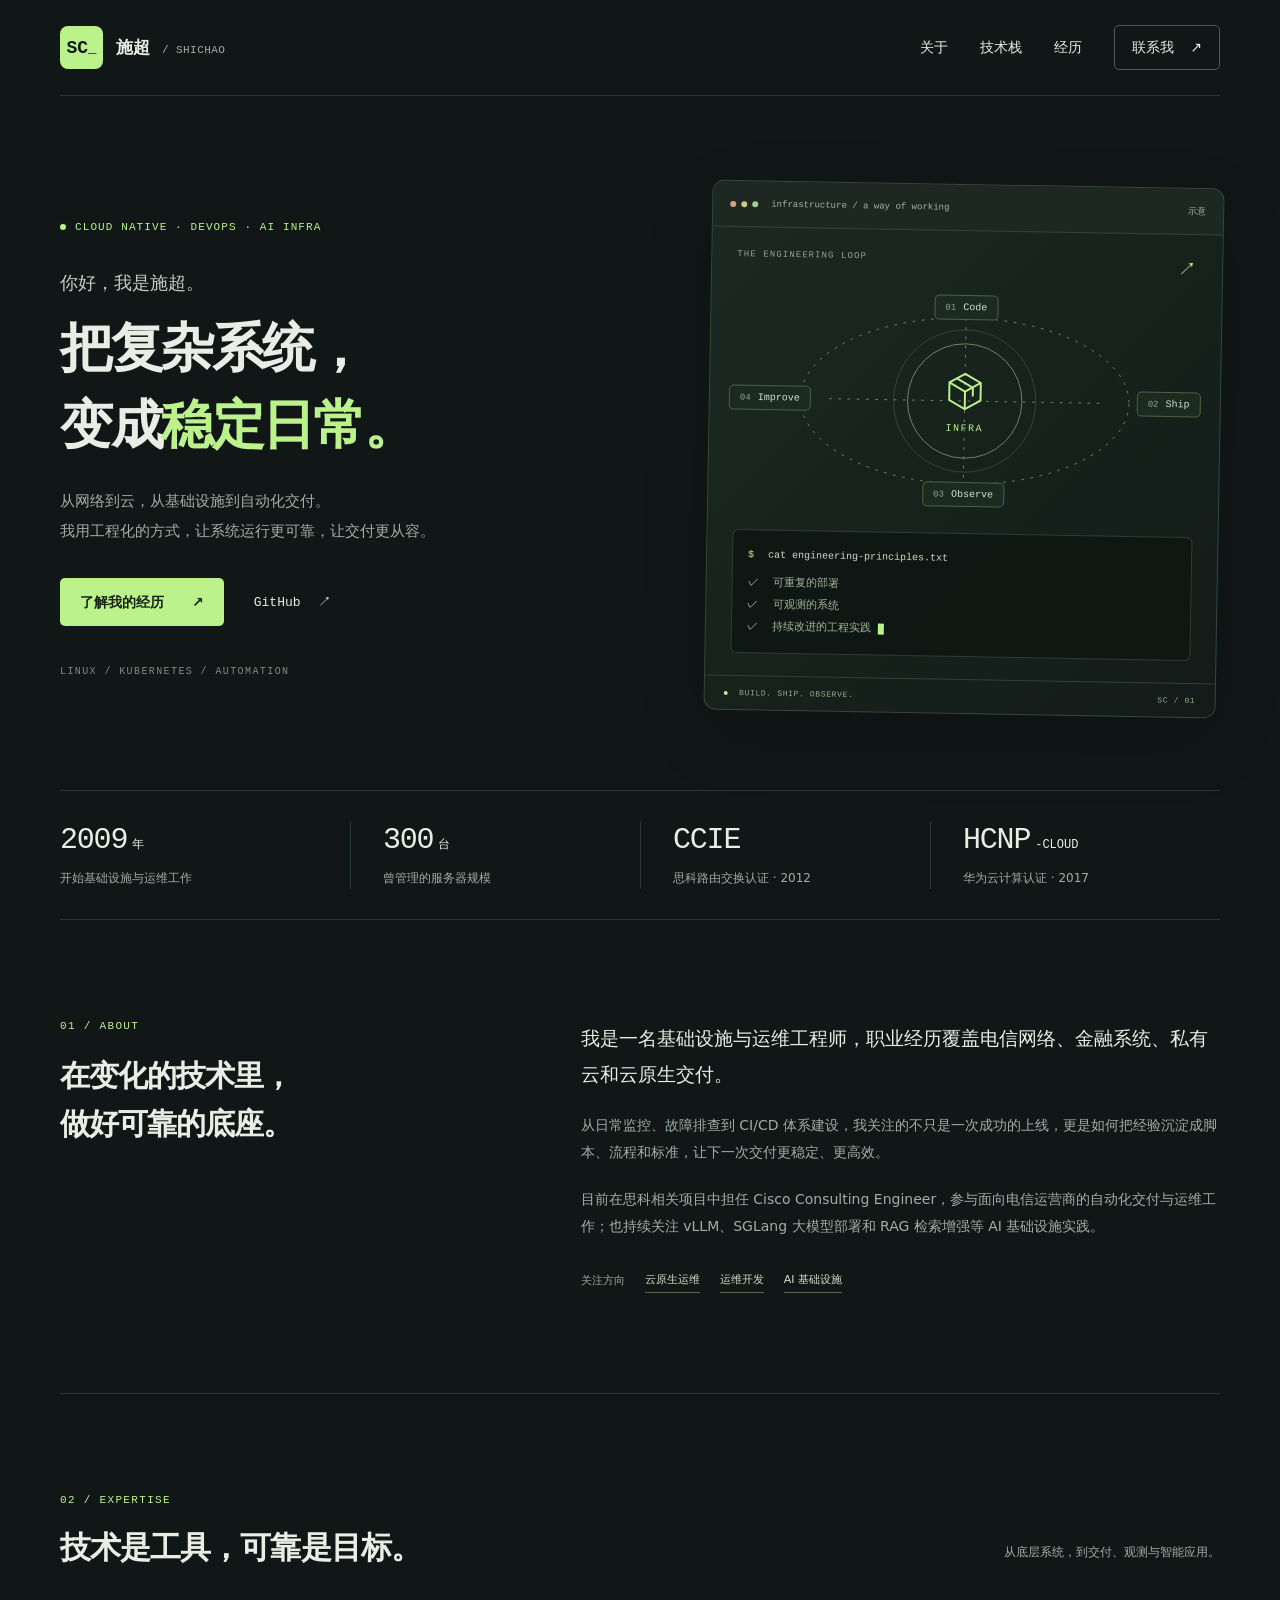
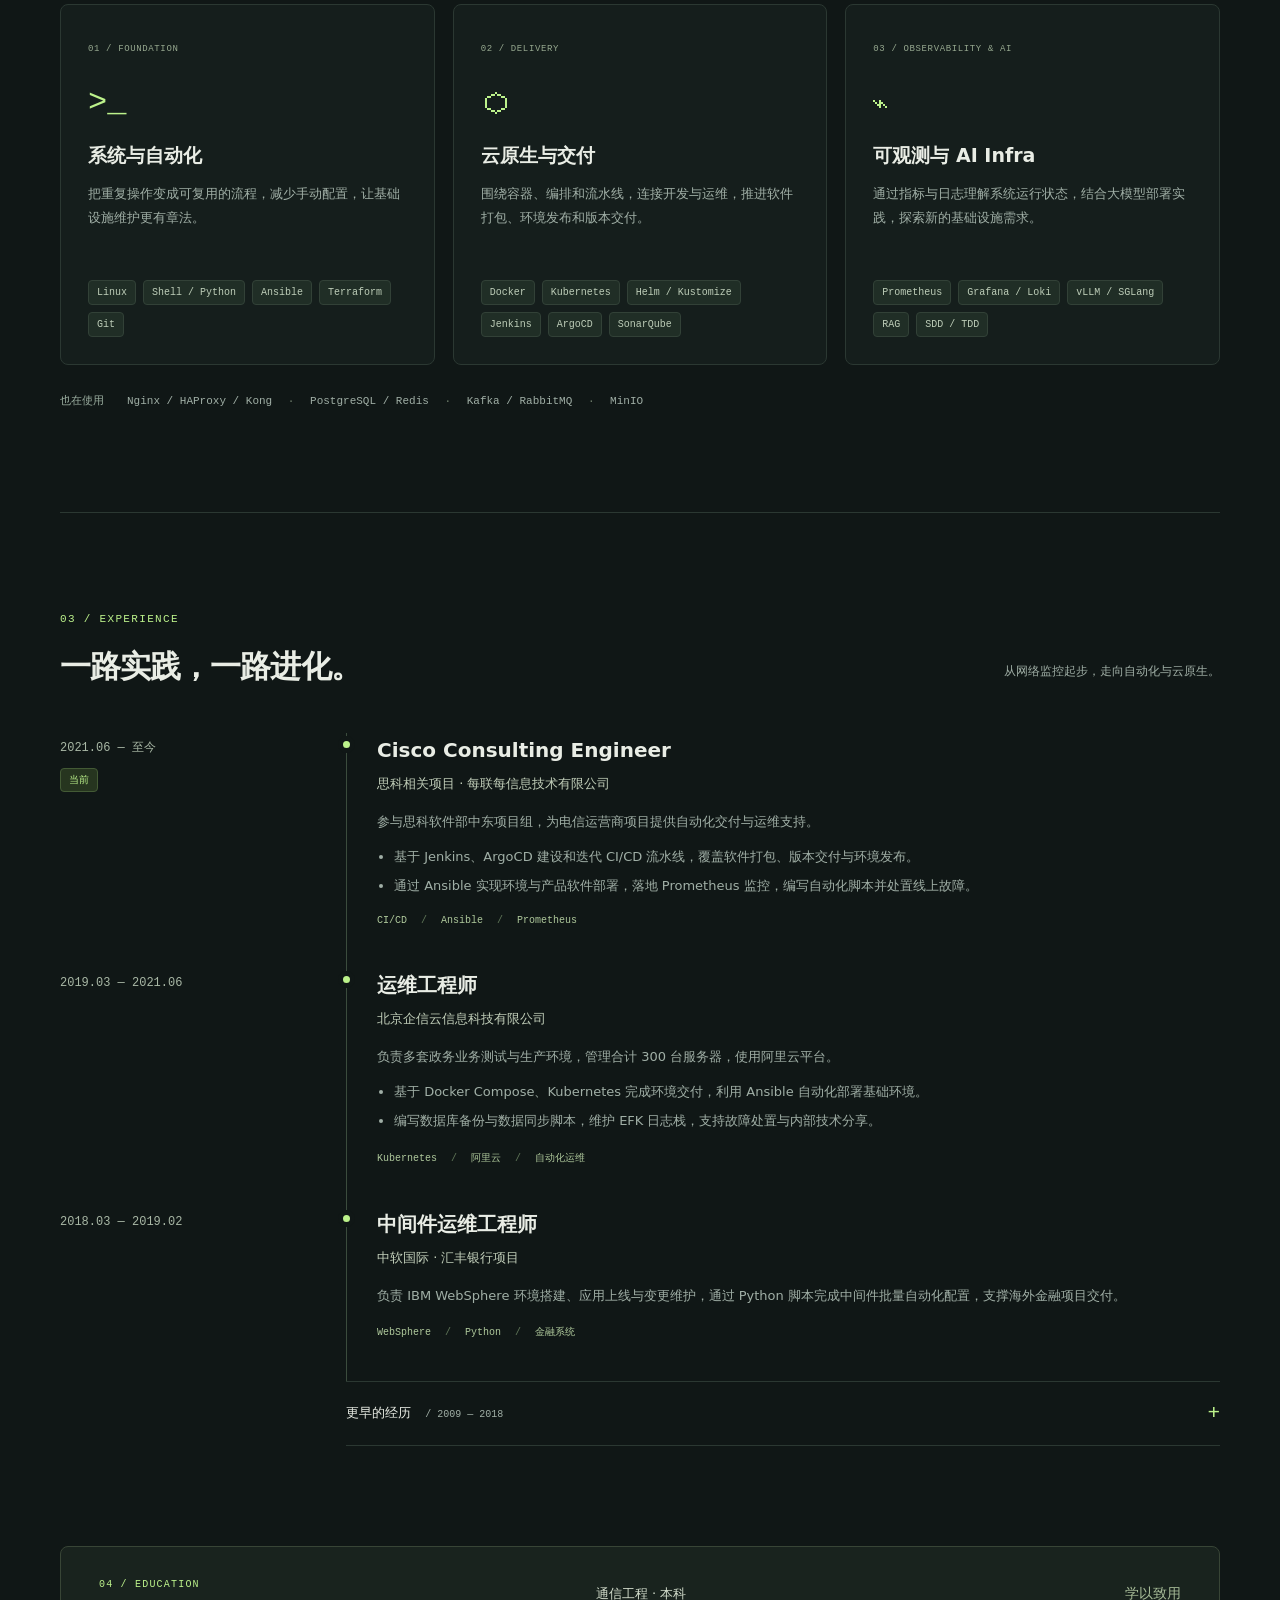
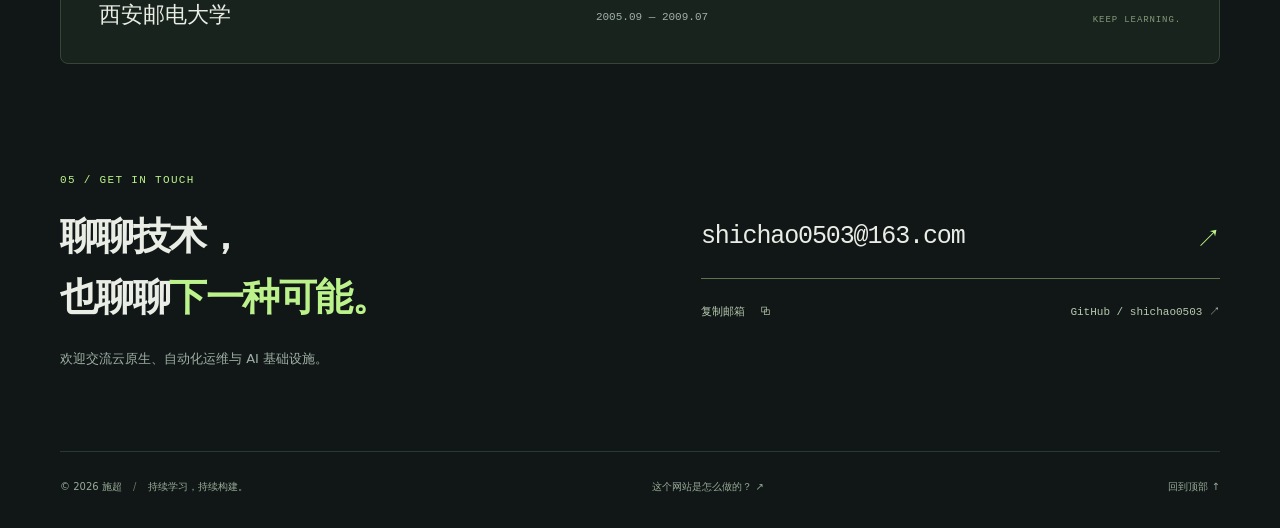
<file: index.html>
<!doctype html>
<html lang="zh-CN">
  <head>
    <meta charset="UTF-8" />
    <meta name="viewport" content="width=device-width, initial-scale=1" />
    <meta http-equiv="refresh" content="0; url=./personal_homepage/" />
    <meta name="robots" content="noindex" />
    <meta name="theme-color" content="#101716" />
    <title>前往施超的个人主页</title>
    <style>
      body {
        margin: 0;
        min-height: 100vh;
        display: grid;
        place-content: center;
        background: #101716;
        color: #e9ede5;
        font:
          16px/1.8 system-ui,
          sans-serif;
        padding: 24px;
        box-sizing: border-box;
      }
      a {
        color: #bcf28b;
      }
    </style>
    <script>
      // 保留旧地址上的查询参数和区块锚点，使用 replace 避免返回时循环跳转。
      window.location.replace(
        "./personal_homepage/" + window.location.search + window.location.hash,
      );
    </script>
  </head>
  <body>
    <main>
      <h1>施超的个人主页</h1>
      <p>
        正在前往新地址。如未自动跳转，<a href="./personal_homepage/"
          >点击进入个人主页 ↗</a
        >。
      </p>
    </main>
  </body>
</html>
</file>
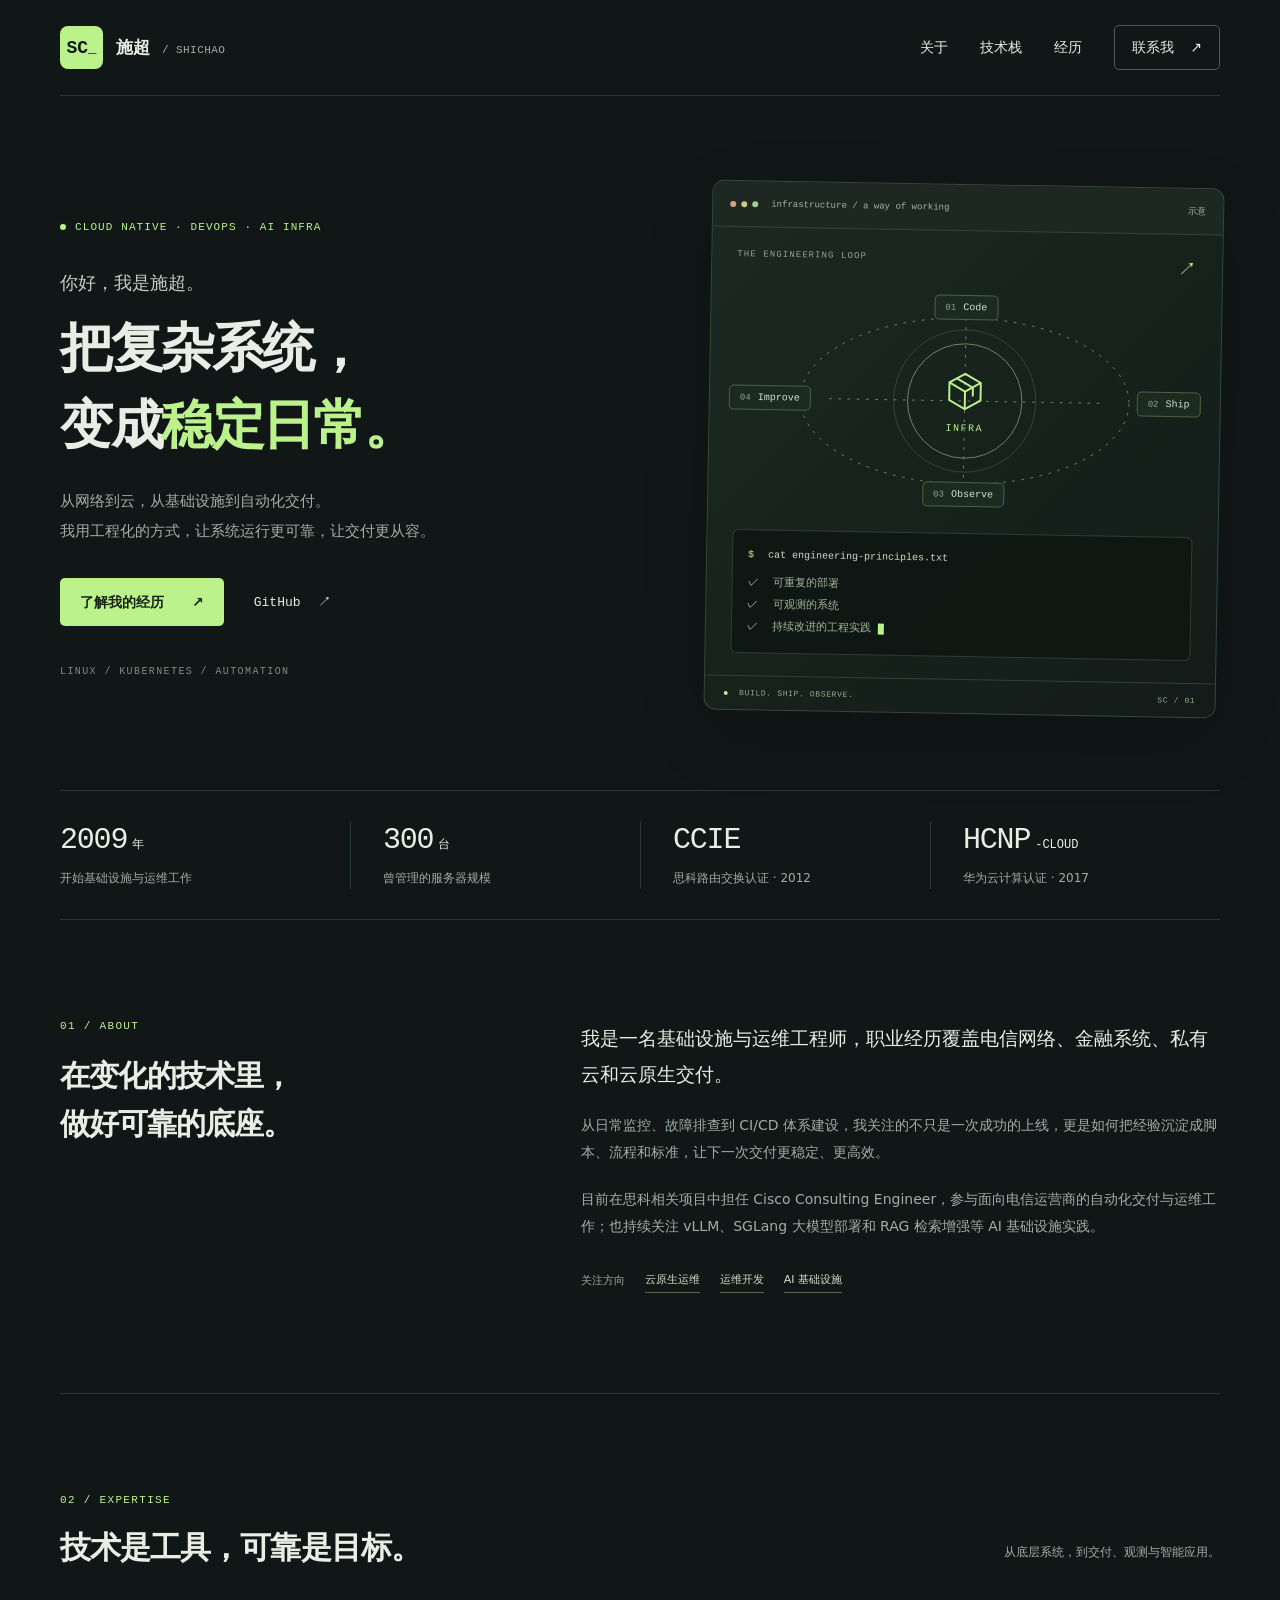
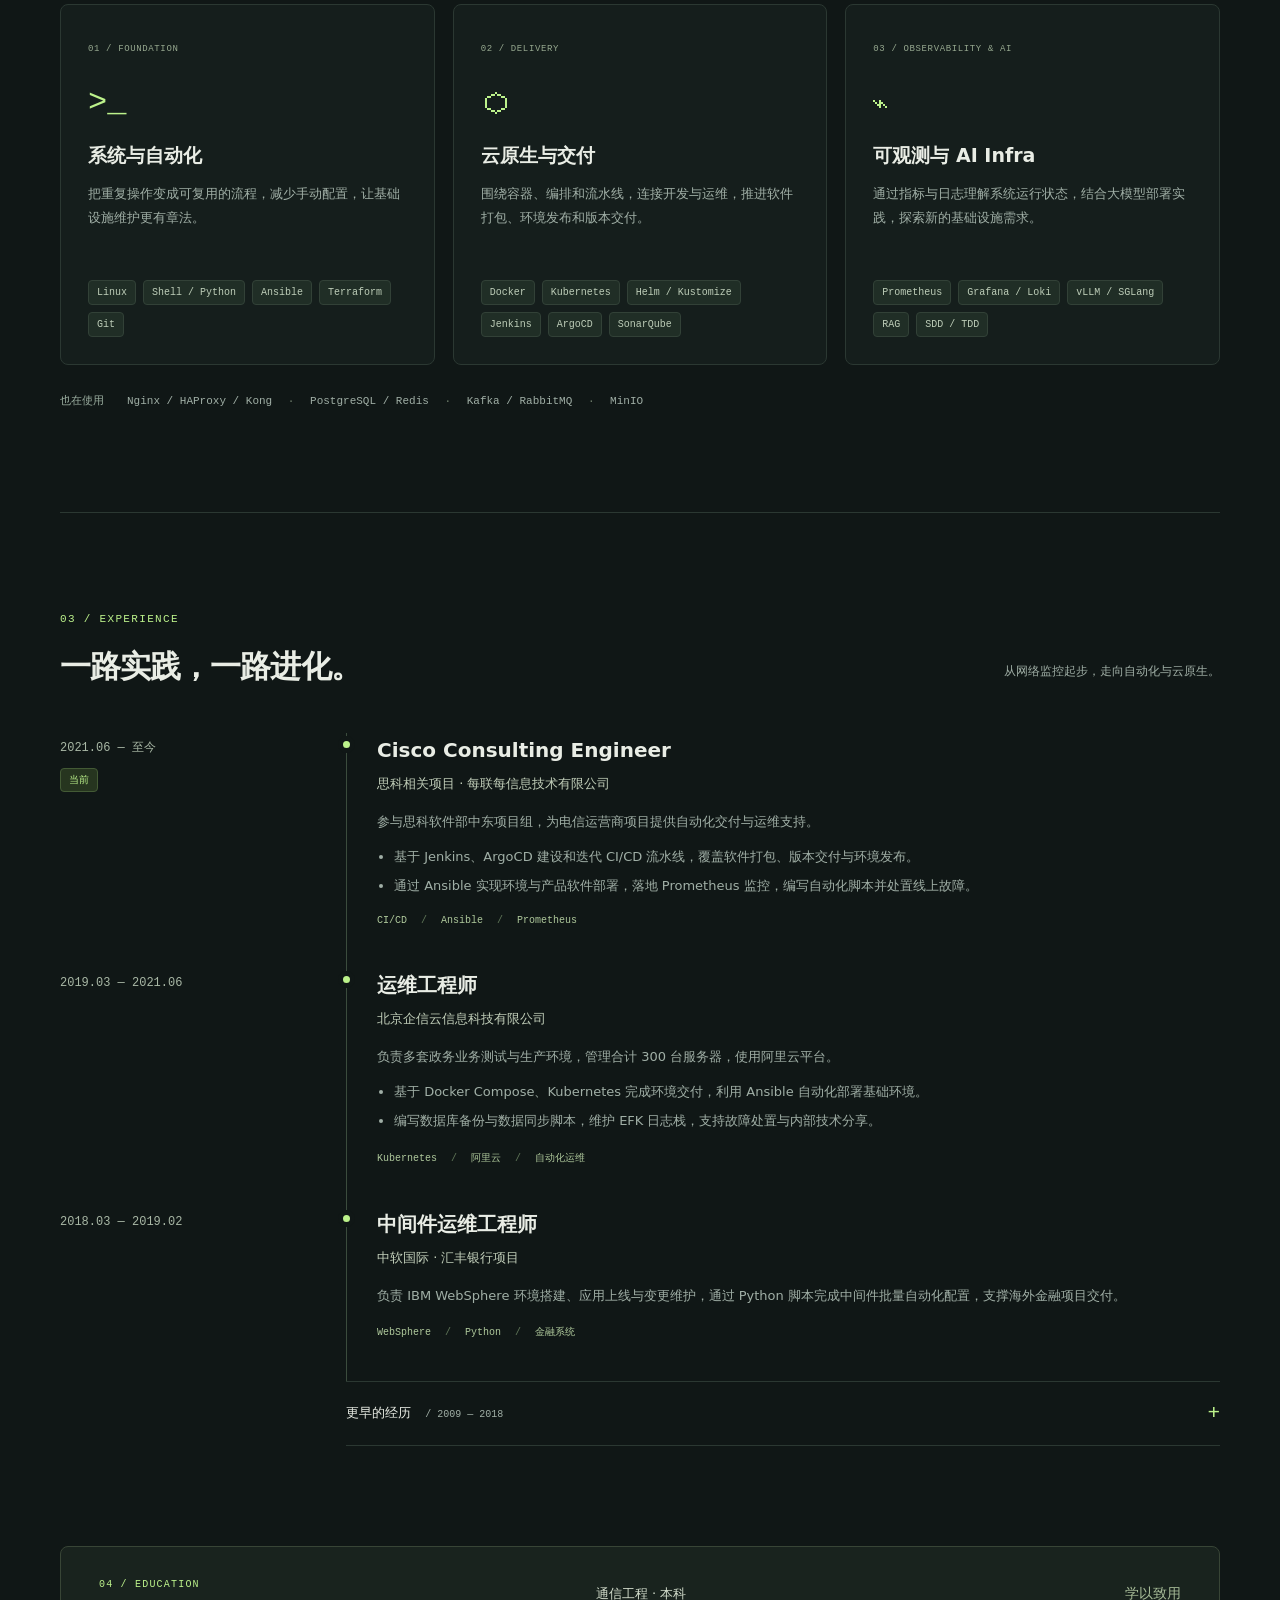
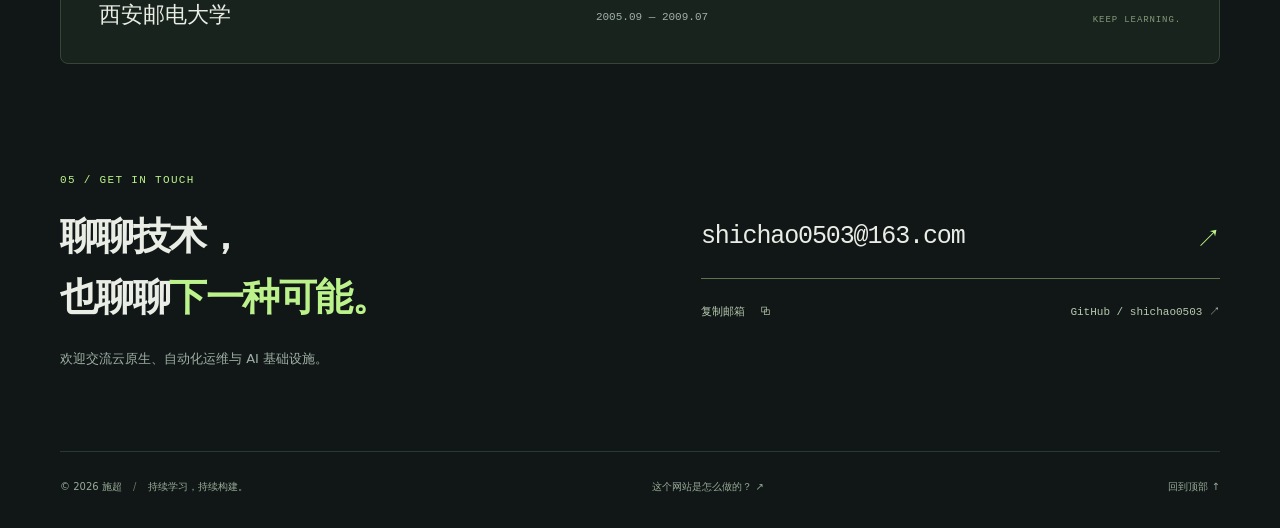
<file: personal_homepage/index.html>
<!doctype html>
<html lang="zh-CN">
  <head>
    <meta charset="UTF-8" />
    <meta name="viewport" content="width=device-width, initial-scale=1" />
    <meta
      name="description"
      content="施超的个人主页。从网络运维到云原生交付，专注 Linux、Kubernetes、DevOps 与 AI 基础设施。"
    />
    <meta name="theme-color" content="#101716" />
    <title>施超 Shichao — 云原生 · DevOps · AI Infra</title>
    <link rel="icon" href="./assets/favicon.svg" type="image/svg+xml" />
    <link rel="stylesheet" href="./assets/style.css" />
    <script src="./assets/main.js" defer></script>
  </head>
  <body>
    <a class="skip-link" href="#main">跳转到正文</a>
    <header class="site-header">
      <a class="brand" href="#" aria-label="施超，返回首页"
        ><span class="brand-icon">SC<span>_</span></span
        ><span>施超 <span class="brand-en">/ SHICHAO</span></span></a
      >
      <nav aria-label="主导航">
        <a href="#about">关于</a><a href="#expertise">技术栈</a
        ><a href="#experience">经历</a
        ><a class="nav-contact" href="#contact"
          >联系我 <span aria-hidden="true">↗</span></a
        >
      </nav>
    </header>

    <main id="main">
      <section class="hero section-shell" aria-labelledby="hero-title">
        <div class="hero-copy">
          <p class="eyebrow">
            <span class="status-dot"></span> CLOUD NATIVE · DEVOPS · AI INFRA
          </p>
          <p class="hello">你好，我是施超。</p>
          <h1 id="hero-title">
            把复杂系统，<br />变成<span class="accent">稳定日常。</span>
          </h1>
          <p class="hero-description">
            从网络到云，从基础设施到自动化交付。<br />我用工程化的方式，让系统运行更可靠，让交付更从容。
          </p>
          <div class="hero-actions">
            <a class="button primary" href="#experience"
              >了解我的经历 <span aria-hidden="true">↗</span></a
            ><a
              class="text-link"
              href="https://github.com/shichao0503"
              target="_blank"
              rel="noopener noreferrer"
              >GitHub <span aria-hidden="true">↗</span></a
            >
          </div>
          <p class="hero-footnote">LINUX / KUBERNETES / AUTOMATION</p>
        </div>

        <div
          class="system-visual"
          aria-label="工作方式示意：从代码提交，经自动化流水线、容器交付，到监控与改进"
        >
          <div class="visual-heading">
            <span class="window-dots" aria-hidden="true"
              ><i></i><i></i><i></i></span
            ><span>infrastructure / a way of working</span
            ><span class="visual-label">示意</span>
          </div>
          <div class="visual-body">
            <div class="visual-topline">
              <span>THE ENGINEERING LOOP</span><span aria-hidden="true">↗</span>
            </div>
            <div class="orbit-diagram" aria-hidden="true">
              <svg class="orbit-lines" viewBox="0 0 460 260" fill="none">
                <ellipse
                  cx="230"
                  cy="130"
                  rx="178"
                  ry="90"
                  stroke="currentColor"
                  stroke-dasharray="3 7"
                />
                <path
                  d="M83 130H377M230 40V220"
                  stroke="currentColor"
                  stroke-dasharray="3 7"
                />
                <circle cx="230" cy="130" r="62" stroke="currentColor" />
                <circle
                  cx="230"
                  cy="130"
                  r="77"
                  stroke="currentColor"
                  opacity=".35"
                />
              </svg>
              <div class="diagram-center">
                <svg viewBox="0 0 48 48" fill="none">
                  <path
                    d="m24 6 16 9v18l-16 9-16-9V15L24 6Z"
                    stroke="currentColor"
                    stroke-width="2"
                  />
                  <path
                    d="m8 15 16 9 16-9M24 24v18M16 11l16 9v9"
                    stroke="currentColor"
                    stroke-width="2"
                  /></svg
                ><span>INFRA</span>
              </div>
              <span class="diagram-node node-top">01 <strong>Code</strong></span
              ><span class="diagram-node node-right"
                >02 <strong>Ship</strong></span
              ><span class="diagram-node node-bottom"
                >03 <strong>Observe</strong></span
              ><span class="diagram-node node-left"
                >04 <strong>Improve</strong></span
              >
            </div>
            <div class="terminal">
              <p>
                <span class="terminal-prompt">$</span> cat
                engineering-principles.txt
              </p>
              <p><span class="terminal-check">✓</span> 可重复的部署</p>
              <p><span class="terminal-check">✓</span> 可观测的系统</p>
              <p>
                <span class="terminal-check">✓</span> 持续改进的工程实践<span
                  class="cursor"
                  aria-hidden="true"
                ></span>
              </p>
            </div>
          </div>
          <div class="visual-footer">
            <span><span class="status-dot"></span> BUILD. SHIP. OBSERVE.</span
            ><span>SC / 01</span>
          </div>
        </div>
      </section>

      <div class="facts section-shell" aria-label="经历速览">
        <div>
          <strong>2009<span>年</span></strong>
          <p>开始基础设施与运维工作</p>
        </div>
        <div>
          <strong>300<span>台</span></strong>
          <p>曾管理的服务器规模</p>
        </div>
        <div>
          <strong>CCIE</strong>
          <p>思科路由交换认证 · 2012</p>
        </div>
        <div>
          <strong>HCNP<span>-CLOUD</span></strong>
          <p>华为云计算认证 · 2017</p>
        </div>
      </div>

      <section
        class="about section-shell section-space"
        id="about"
        aria-labelledby="about-title"
      >
        <div class="section-label">
          <span>01 / ABOUT</span>
          <h2 id="about-title">在变化的技术里，<br />做好可靠的底座。</h2>
        </div>
        <div class="about-copy">
          <p class="lead">
            我是一名基础设施与运维工程师，职业经历覆盖电信网络、金融系统、私有云和云原生交付。
          </p>
          <p>
            从日常监控、故障排查到 CI/CD
            体系建设，我关注的不只是一次成功的上线，更是如何把经验沉淀成脚本、流程和标准，让下一次交付更稳定、更高效。
          </p>
          <p>
            目前在思科相关项目中担任 Cisco Consulting
            Engineer，参与面向电信运营商的自动化交付与运维工作；也持续关注
            vLLM、SGLang 大模型部署和 RAG 检索增强等 AI 基础设施实践。
          </p>
          <div class="interest">
            <span class="small-label">关注方向</span><span>云原生运维</span
            ><span>运维开发</span><span>AI 基础设施</span>
          </div>
        </div>
      </section>

      <section
        class="expertise section-shell section-space"
        id="expertise"
        aria-labelledby="expertise-title"
      >
        <div class="section-heading">
          <div>
            <p class="section-kicker">02 / EXPERTISE</p>
            <h2 id="expertise-title">技术是工具，可靠是目标。</h2>
          </div>
          <p>从底层系统，到交付、观测与智能应用。</p>
        </div>
        <div class="expertise-grid">
          <article class="expertise-card">
            <span class="card-number">01 / FOUNDATION</span>
            <div class="card-symbol" aria-hidden="true">&gt;_</div>
            <h3>系统与自动化</h3>
            <p>
              把重复操作变成可复用的流程，减少手动配置，让基础设施维护更有章法。
            </p>
            <ul class="tags" aria-label="系统与自动化技能">
              <li>Linux</li>
              <li>Shell / Python</li>
              <li>Ansible</li>
              <li>Terraform</li>
              <li>Git</li>
            </ul>
          </article>
          <article class="expertise-card">
            <span class="card-number">02 / DELIVERY</span>
            <div class="card-symbol" aria-hidden="true">⬡</div>
            <h3>云原生与交付</h3>
            <p>
              围绕容器、编排和流水线，连接开发与运维，推进软件打包、环境发布和版本交付。
            </p>
            <ul class="tags" aria-label="云原生技能">
              <li>Docker</li>
              <li>Kubernetes</li>
              <li>Helm / Kustomize</li>
              <li>Jenkins</li>
              <li>ArgoCD</li>
              <li>SonarQube</li>
            </ul>
          </article>
          <article class="expertise-card">
            <span class="card-number">03 / OBSERVABILITY & AI</span>
            <div class="card-symbol" aria-hidden="true">⌁</div>
            <h3>可观测与 AI Infra</h3>
            <p>
              通过指标与日志理解系统运行状态，结合大模型部署实践，探索新的基础设施需求。
            </p>
            <ul class="tags" aria-label="可观测与 AI 技能">
              <li>Prometheus</li>
              <li>Grafana / Loki</li>
              <li>vLLM / SGLang</li>
              <li>RAG</li>
              <li>SDD / TDD</li>
            </ul>
          </article>
        </div>
        <div class="ecosystem">
          <span class="small-label">也在使用</span>
          <p>
            Nginx / HAProxy / Kong <span>·</span> PostgreSQL / Redis
            <span>·</span> Kafka / RabbitMQ <span>·</span> MinIO
          </p>
        </div>
      </section>

      <section
        class="experience section-shell section-space"
        id="experience"
        aria-labelledby="experience-title"
      >
        <div class="section-heading">
          <div>
            <p class="section-kicker">03 / EXPERIENCE</p>
            <h2 id="experience-title">一路实践，一路进化。</h2>
          </div>
          <p>从网络监控起步，走向自动化与云原生。</p>
        </div>
        <div class="timeline">
          <article class="timeline-item">
            <div class="timeline-date">
              2021.06 — 至今<span class="current-tag">当前</span>
            </div>
            <div class="timeline-content">
              <p class="job-title">Cisco Consulting Engineer</p>
              <h3>思科相关项目 · 每联每信息技术有限公司</h3>
              <p>
                参与思科软件部中东项目组，为电信运营商项目提供自动化交付与运维支持。
              </p>
              <ul>
                <li>
                  基于 Jenkins、ArgoCD 建设和迭代 CI/CD
                  流水线，覆盖软件打包、版本交付与环境发布。
                </li>
                <li>
                  通过 Ansible 实现环境与产品软件部署，落地 Prometheus
                  监控，编写自动化脚本并处置线上故障。
                </li>
              </ul>
              <div class="job-tags">
                CI/CD <span>/</span> Ansible <span>/</span> Prometheus
              </div>
            </div>
          </article>
          <article class="timeline-item">
            <div class="timeline-date">2019.03 — 2021.06</div>
            <div class="timeline-content">
              <p class="job-title">运维工程师</p>
              <h3>北京企信云信息科技有限公司</h3>
              <p>
                负责多套政务业务测试与生产环境，管理合计 300
                台服务器，使用阿里云平台。
              </p>
              <ul>
                <li>
                  基于 Docker Compose、Kubernetes 完成环境交付，利用 Ansible
                  自动化部署基础环境。
                </li>
                <li>
                  编写数据库备份与数据同步脚本，维护 EFK
                  日志栈，支持故障处置与内部技术分享。
                </li>
              </ul>
              <div class="job-tags">
                Kubernetes <span>/</span> 阿里云 <span>/</span> 自动化运维
              </div>
            </div>
          </article>
          <article class="timeline-item">
            <div class="timeline-date">2018.03 — 2019.02</div>
            <div class="timeline-content">
              <p class="job-title">中间件运维工程师</p>
              <h3>中软国际 · 汇丰银行项目</h3>
              <p>
                负责 IBM WebSphere 环境搭建、应用上线与变更维护，通过 Python
                脚本完成中间件批量自动化配置，支撑海外金融项目交付。
              </p>
              <div class="job-tags">
                WebSphere <span>/</span> Python <span>/</span> 金融系统
              </div>
            </div>
          </article>
        </div>
        <details class="earlier-experience">
          <summary>
            <span>更早的经历 <span class="muted">/ 2009 — 2018</span></span
            ><span class="details-plus" aria-hidden="true">+</span>
          </summary>
          <div class="earlier-grid">
            <article>
              <time>2017.10 — 2018.03</time>
              <h3>杭州东信 · 华为项目</h3>
              <p>
                云计算工程师。参与 FusionSphere
                私有云、虚拟化、存储及监控建设，实施公有云局点新建与扩容。
              </p>
            </article>
            <article>
              <time>2014.08 — 2017.10</time>
              <h3>北京安普利 · 陕西信合项目</h3>
              <p>
                驻场运维工程师。负责支付及银联前置系统运维、网络监控、业务变更与标准化文档。
              </p>
            </article>
            <article>
              <time>2012.02 — 2014.08</time>
              <h3>陕西北佳信息技术有限责任公司</h3>
              <p>
                网络工程师。参与电子政务网、数据中心及高校网络改造等系统集成项目。
              </p>
            </article>
            <article>
              <time>2009.07 — 2012.02</time>
              <h3>中国电信铜川分公司</h3>
              <p>网络监控运维。负责网监中心日常运维及各级网管监控工作。</p>
            </article>
          </div>
        </details>
      </section>

      <section
        class="education section-shell"
        aria-labelledby="education-title"
      >
        <div>
          <p class="section-kicker">04 / EDUCATION</p>
          <h2 id="education-title">西安邮电大学</h2>
        </div>
        <p>通信工程 · 本科<br /><span>2005.09 — 2009.07</span></p>
        <div class="education-mark" aria-hidden="true">
          学以致用<br /><span>KEEP LEARNING.</span>
        </div>
      </section>

      <section
        class="contact section-shell section-space"
        id="contact"
        aria-labelledby="contact-title"
      >
        <p class="section-kicker">05 / GET IN TOUCH</p>
        <div class="contact-layout">
          <div>
            <h2 id="contact-title">
              聊聊技术，<br />也聊聊<span class="accent">下一种可能。</span>
            </h2>
            <p>欢迎交流云原生、自动化运维与 AI 基础设施。</p>
          </div>
          <div class="contact-links">
            <a class="email-link" href="mailto:shichao0503@163.com"
              >shichao0503@163.com <span aria-hidden="true">↗</span></a
            >
            <div class="contact-secondary">
              <button type="button" id="copy-email">
                复制邮箱 <span aria-hidden="true">⧉</span></button
              ><a
                href="https://github.com/shichao0503"
                target="_blank"
                rel="noopener noreferrer"
                >GitHub / shichao0503 ↗</a
              >
            </div>
            <p
              class="copy-feedback"
              id="copy-feedback"
              role="status"
              aria-live="polite"
            ></p>
          </div>
        </div>
      </section>
    </main>
    <footer class="site-footer section-shell">
      <p>
        © <span id="year">2026</span> 施超
        <span class="footer-divider">/</span> 持续学习，持续构建。
      </p>
      <a
        href="https://github.com/shichao0503/mynote/blob/main/personal_homepage/docs/制作过程.md"
        target="_blank"
        rel="noopener noreferrer"
        >这个网站是怎么做的？ <span aria-hidden="true">↗</span></a
      ><a href="#">回到顶部 ↑</a>
    </footer>
  </body>
</html>
</file>
<file: personal_homepage/assets/style.css>
/* 1. 设计变量：改这里，可以统一调整整站颜色、宽度和字体。 */
:root {
  --bg: #101716;
  --surface: #151e1c;
  --surface-light: #1a2522;
  --text: #e9ede5;
  --muted: #a0afa6;
  --green: #bcf28b;
  --line: #2b3832;
  --mono: Consolas, "SFMono-Regular", monospace;
  --width: 1160px;
  color-scheme: dark;
}
* {
  box-sizing: border-box;
}
html {
  scroll-behavior: smooth;
  scroll-padding-top: 95px;
}
body {
  margin: 0;
  background: var(--bg);
  color: var(--text);
  font-family: Inter, "Segoe UI", "Microsoft YaHei", system-ui, sans-serif;
  line-height: 1.75;
  -webkit-font-smoothing: antialiased;
}
::selection {
  background: var(--green);
  color: var(--bg);
}
a {
  color: inherit;
  text-decoration: none;
}
button {
  font: inherit;
}
a,
button,
summary {
  -webkit-tap-highlight-color: transparent;
}
a:focus-visible,
button:focus-visible,
summary:focus-visible {
  outline: 2px solid var(--green);
  outline-offset: 6px;
}
button,
a {
  touch-action: manipulation;
}
h1,
h2,
h3,
p {
  margin: 0;
}
h1,
h2,
h3 {
  line-height: 1.4;
}
.section-shell,
.site-header {
  width: min(var(--width), calc(100% - 96px));
  margin-inline: auto;
}
.section-space {
  padding-block: 100px;
}
.accent {
  color: var(--green);
}
.muted {
  color: var(--muted);
}
.skip-link {
  position: fixed;
  top: -100px;
  left: 24px;
  z-index: 20;
  padding: 10px 20px;
  background: var(--green);
  color: var(--bg);
}
.skip-link:focus {
  top: 12px;
}
/* 2. 顶部导航与首屏。 */
.site-header {
  height: 96px;
  display: flex;
  align-items: center;
  justify-content: space-between;
  border-bottom: 1px solid var(--line);
}
.brand {
  display: flex;
  align-items: center;
  gap: 13px;
  font-weight: 650;
  font-size: 17px;
}
.brand-icon {
  display: grid;
  place-content: center;
  width: 43px;
  height: 43px;
  background: var(--green);
  color: var(--bg);
  font: 700 18px var(--mono);
  border-radius: 8px;
  display: flex;
  align-items: center;
  justify-content: center;
}
.brand-icon span {
  font-size: 14px;
}
.brand-en {
  font: 11px var(--mono);
  color: var(--muted);
  letter-spacing: 0.04em;
  margin-left: 6px;
}
.site-header nav {
  display: flex;
  align-items: center;
  gap: 32px;
  font-size: 14px;
}
.site-header nav a {
  transition: color 0.2s;
}
.site-header nav a:hover,
.text-link:hover {
  color: var(--green);
}
.nav-contact {
  border: 1px solid #4c5c50;
  padding: 9px 17px;
  border-radius: 5px;
}
.nav-contact span {
  padding-left: 12px;
}
.hero {
  display: grid;
  grid-template-columns: 1.14fr 1fr;
  gap: 65px;
  align-items: center;
  padding-block: 88px 76px;
}
.eyebrow {
  font: 11px var(--mono);
  letter-spacing: 0.1em;
  color: var(--green);
  display: flex;
  align-items: center;
  gap: 9px;
}
.status-dot {
  display: inline-block;
  width: 6px;
  height: 6px;
  background: var(--green);
  border-radius: 50%;
  box-shadow: 0 0 12px #bcf28b22;
  flex-shrink: 0;
}
.hello {
  margin-top: 34px;
  font-size: 18px;
  color: #c5cec5;
}
.hero h1 {
  font-size: clamp(38px, 4.15vw, 56px);
  font-weight: 750;
  letter-spacing: -0.045em;
  line-height: 1.45;
  margin-top: 12px;
}
.hero-description {
  color: var(--muted);
  font-size: 15px;
  margin-top: 23px;
  line-height: 1.95;
}
.hero-actions {
  display: flex;
  align-items: center;
  gap: 30px;
  margin-top: 32px;
}
.button {
  display: inline-flex;
  align-items: center;
  justify-content: center;
  gap: 28px;
  border-radius: 5px;
  padding: 12px 20px;
  font-size: 14px;
  font-weight: 650;
  transition:
    transform 0.2s,
    background 0.2s;
}
.button:hover {
  transform: translateY(-2px);
  background: #cdf7a7;
}
.primary {
  background: var(--green);
  color: #182317;
}
.text-link {
  font: 13px var(--mono);
  transition: color 0.2s;
}
.text-link span {
  margin-left: 10px;
}
.hero-footnote {
  font: 10px var(--mono);
  letter-spacing: 0.14em;
  color: #7a8e82;
  margin-top: 40px;
}
/* 首屏示意图由 SVG 与 CSS 绘制，没有外部图片或字体依赖。 */
.system-visual {
  border: 1px solid #35483a;
  border-radius: 12px;
  background: linear-gradient(135deg, #1c2922, #121b18);
  overflow: hidden;
  box-shadow: 0 24px 70px #0002;
  transform: rotate(1deg);
}
.visual-heading {
  display: flex;
  align-items: center;
  gap: 13px;
  padding: 16px 17px;
  background: #1c2821;
  border-bottom: 1px solid #334336;
  font: 9px var(--mono);
  color: #a5b5a8;
}
.window-dots {
  display: flex;
  gap: 5px;
}
.window-dots i {
  width: 6px;
  height: 6px;
  border-radius: 50%;
  background: #7b8e79;
}
.window-dots i:first-child {
  background: #d3a17f;
}
.window-dots i:nth-child(2) {
  background: #d4c782;
}
.window-dots i:last-child {
  background: #a5ce88;
}
.visual-label {
  margin-left: auto;
  font-size: 9px;
  color: #a4b89d;
}
.visual-body {
  padding: 22px 25px;
  background-image: radial-gradient(#9dbb9824 0.7px, transparent 0.7px);
  background-size: 16px 16px;
}
.visual-topline {
  display: flex;
  justify-content: space-between;
  font: 9px var(--mono);
  letter-spacing: 0.12em;
  color: #8ea58d;
}
.visual-topline > span:last-child {
  font-size: 18px;
  color: var(--green);
}
.orbit-diagram {
  height: 240px;
  position: relative;
  margin-block: 4px 12px;
}
.orbit-lines {
  width: 100%;
  height: 100%;
  position: absolute;
  inset: 0;
  color: #718b63;
}
.diagram-center {
  position: absolute;
  top: 50%;
  left: 50%;
  transform: translate(-50%, -50%);
  display: grid;
  justify-items: center;
  color: var(--green);
  gap: 8px;
}
.diagram-center svg {
  width: 47px;
  height: 47px;
}
.diagram-center span {
  font: 10px var(--mono);
  letter-spacing: 0.15em;
}
.diagram-node {
  position: absolute;
  display: flex;
  gap: 7px;
  align-items: center;
  justify-content: center;
  border: 1px solid #4b6142;
  border-radius: 5px;
  background: #1c2b20;
  padding: 6px 10px;
  font: 9px var(--mono);
  color: #92a887;
  white-space: nowrap;
}
.diagram-node strong {
  font-size: 10px;
  font-weight: 400;
  color: #d3dfca;
}
.node-top {
  top: 14px;
  left: 50%;
  transform: translateX(-50%);
}
.node-right {
  top: 50%;
  right: -6px;
  transform: translateY(-50%);
}
.node-bottom {
  bottom: 14px;
  left: 50%;
  transform: translateX(-50%);
}
.node-left {
  top: 50%;
  left: -6px;
  transform: translateY(-50%);
}
.terminal {
  background: #0e1712e8;
  border: 1px solid #2c3d2e;
  border-radius: 6px;
  padding: 15px;
  font: 11px/2 var(--mono);
  color: #a2b69a;
}
.terminal p:first-child {
  color: #d0dcc9;
  margin-bottom: 6px;
  font-size: 10px;
}
.terminal-prompt,
.terminal-check {
  color: var(--green);
  padding-right: 8px;
}
.cursor {
  display: inline-block;
  margin-left: 6px;
  height: 11px;
  width: 6px;
  background: var(--green);
  vertical-align: middle;
}
.visual-footer {
  display: flex;
  justify-content: space-between;
  align-items: center;
  padding: 12px 19px;
  border-top: 1px solid #30432f;
  font: 8px var(--mono);
  letter-spacing: 0.08em;
  color: #93ac88;
}
.visual-footer .status-dot {
  width: 4px;
  height: 4px;
  box-shadow: none;
  margin-right: 6px;
}
.facts {
  display: grid;
  grid-template-columns: repeat(4, 1fr);
  padding: 30px 0;
  border-block: 1px solid var(--line);
}
.facts > div {
  padding-left: 32px;
  border-left: 1px solid var(--line);
}
.facts > div:first-child {
  padding-left: 0;
  border-left: 0;
}
.facts strong {
  font: 400 30px/1.3 var(--mono);
  letter-spacing: -0.04em;
}
.facts strong span {
  font: 12px var(--mono);
  letter-spacing: 0;
  margin-left: 5px;
}
.facts p {
  color: var(--muted);
  font-size: 12px;
  margin-top: 8px;
}
/* 3. 各内容区块。布局在小屏幕下会改为单列。 */
.about {
  display: grid;
  grid-template-columns: 1fr 1.45fr;
  gap: 80px;
  border-bottom: 1px solid var(--line);
}
.section-label > span,
.section-kicker {
  font: 11px var(--mono);
  color: var(--green);
  letter-spacing: 0.12em;
  margin-bottom: 20px;
  display: block;
}
.section-label h2 {
  font-size: 30px;
  font-weight: 650;
  line-height: 1.6;
  letter-spacing: -0.035em;
}
.about-copy p {
  color: var(--muted);
  font-size: 14px;
  margin-bottom: 19px;
  line-height: 1.95;
}
.about-copy .lead {
  color: var(--text);
  font-size: 19px;
  line-height: 1.9;
  margin-bottom: 20px;
}
.interest {
  display: flex;
  align-items: center;
  flex-wrap: wrap;
  gap: 10px;
  margin-top: 28px;
  font-size: 11px;
}
.small-label {
  font: 11px var(--mono);
  color: #9aad9f;
  margin-right: 10px;
}
.interest > span:not(.small-label) {
  border-bottom: 1px solid #536449;
  padding: 2px 0;
  color: #d2dfc9;
  margin-right: 10px;
}
.section-heading {
  display: flex;
  align-items: end;
  justify-content: space-between;
  gap: 30px;
  margin-bottom: 35px;
}
.section-heading h2 {
  font-size: 31px;
  font-weight: 650;
  letter-spacing: -0.03em;
}
.section-heading > p {
  color: var(--muted);
  font-size: 12px;
  margin-bottom: 6px;
}
.expertise-grid {
  display: grid;
  grid-template-columns: repeat(3, 1fr);
  gap: 18px;
}
.expertise-card {
  background: var(--surface);
  border: 1px solid var(--line);
  border-radius: 8px;
  padding: 27px;
  transition:
    border-color 0.2s,
    transform 0.2s;
}
.expertise-card:hover {
  border-color: #6c8759;
  transform: translateY(-4px);
}
.card-number {
  font: 9px var(--mono);
  letter-spacing: 0.07em;
  color: #96a88f;
}
.card-symbol {
  color: var(--green);
  font: 32px var(--mono);
  margin: 24px 0 19px;
  height: 39px;
}
.expertise-card h3 {
  font-size: 19px;
  margin-bottom: 13px;
  font-weight: 600;
}
.expertise-card > p {
  color: var(--muted);
  font-size: 13px;
  line-height: 1.9;
  min-height: 74px;
}
.tags {
  display: flex;
  flex-wrap: wrap;
  gap: 7px;
  list-style: none;
  padding: 0;
  margin: 24px 0 0;
}
.tags li {
  padding: 4px 8px;
  background: #202e26;
  border: 1px solid #324137;
  border-radius: 4px;
  font: 10px/1.5 var(--mono);
  color: #bdcdb8;
}
.ecosystem {
  display: flex;
  gap: 13px;
  align-items: baseline;
  flex-wrap: wrap;
  margin-top: 25px;
  color: var(--muted);
  font: 11px/2 var(--mono);
}
.ecosystem p span {
  margin-inline: 9px;
  color: #71816e;
}
.expertise {
  border-bottom: 1px solid var(--line);
}
.timeline {
  margin-top: 45px;
}
.timeline-item {
  display: grid;
  grid-template-columns: 240px 1fr;
  gap: 46px;
  position: relative;
}
.timeline-date {
  font: 12px/1.7 var(--mono);
  color: #a8b7a5;
  padding-top: 5px;
}
.current-tag {
  font:
    10px/1.4 "Microsoft YaHei",
    sans-serif;
  display: table;
  color: var(--green);
  padding: 4px 8px;
  border: 1px solid #435a35;
  background: #26351f;
  border-radius: 4px;
  margin-top: 10px;
}
.timeline-content {
  padding: 0 0 42px 30px;
  border-left: 1px solid #3b4c3d;
  position: relative;
}
.timeline-content:before {
  content: "";
  width: 7px;
  height: 7px;
  position: absolute;
  background: var(--green);
  border: 5px solid var(--bg);
  box-sizing: content-box;
  border-radius: 50%;
  left: -9px;
  top: 3px;
}
.job-title {
  font-size: 20px;
  font-weight: 600;
  margin-bottom: 7px;
}
.timeline-content h3 {
  font-size: 13px;
  font-weight: 500;
  color: #c1ceb9;
  margin-bottom: 17px;
}
.timeline-content > p:not(.job-title),
.timeline-content li {
  font-size: 13px;
  color: var(--muted);
  line-height: 1.9;
}
.timeline-content ul {
  padding-left: 17px;
  margin: 10px 0 0;
}
.timeline-content li + li {
  margin-top: 4px;
}
.job-tags {
  font: 10px var(--mono);
  color: #afc99c;
  margin-top: 17px;
}
.job-tags span {
  color: #61785a;
  padding-inline: 8px;
}
.earlier-experience {
  margin-left: 286px;
  border-block: 1px solid var(--line);
}
.earlier-experience summary {
  display: flex;
  justify-content: space-between;
  cursor: pointer;
  padding: 20px 0;
  list-style: none;
  font-size: 13px;
}
.earlier-experience summary::-webkit-details-marker {
  display: none;
}
.earlier-experience .muted {
  font: 10px var(--mono);
  margin-left: 10px;
}
.details-plus {
  font: 21px var(--mono);
  color: var(--green);
  transition: transform 0.2s;
}
.earlier-experience[open] .details-plus {
  transform: rotate(45deg);
}
.earlier-grid {
  display: grid;
  grid-template-columns: 1fr 1fr;
  gap: 30px;
  padding: 10px 0 28px;
}
.earlier-grid time {
  font: 10px var(--mono);
  color: #a5be94;
}
.earlier-grid h3 {
  font-size: 13px;
  font-weight: 500;
  margin: 9px 0;
}
.earlier-grid p {
  font-size: 12px;
  color: var(--muted);
  line-height: 1.9;
}
.education {
  padding: 32px 38px;
  display: grid;
  grid-template-columns: 1fr 1fr auto;
  align-items: center;
  gap: 30px;
  background: #19231e;
  border: 1px solid #384536;
  border-radius: 8px;
}
.education .section-kicker {
  margin-bottom: 10px;
  font-size: 10px;
}
.education h2 {
  font-size: 22px;
  font-weight: 500;
}
.education > p {
  font-size: 13px;
  color: #d2dccb;
}
.education > p > span {
  font: 11px var(--mono);
  color: var(--muted);
}
.education-mark {
  color: #a7bc98;
  font-size: 14px;
  text-align: right;
}
.education-mark span {
  font: 9px var(--mono);
  letter-spacing: 0.1em;
  color: #839878;
}
.contact {
  padding-top: 110px;
  padding-bottom: 80px;
}
.contact-layout {
  display: grid;
  grid-template-columns: 1.1fr 1fr;
  gap: 70px;
  align-items: center;
}
.contact h2 {
  font-size: 38px;
  line-height: 1.6;
  font-weight: 650;
  letter-spacing: -0.04em;
}
.contact-layout > div > p {
  color: var(--muted);
  font-size: 13px;
  margin-top: 20px;
}
.email-link {
  font: clamp(18px, 2vw, 25px) var(--mono);
  letter-spacing: -0.045em;
  display: flex;
  justify-content: space-between;
  gap: 15px;
  padding-bottom: 23px;
  border-bottom: 1px solid #5c7250;
}
.email-link span {
  color: var(--green);
  font-size: 25px;
}
.email-link:hover {
  color: var(--green);
}
.contact-secondary {
  display: flex;
  justify-content: space-between;
  align-items: center;
  gap: 15px;
  margin-top: 18px;
  color: #b8c8af;
  font: 11px var(--mono);
}
#copy-email {
  background: transparent;
  color: inherit;
  border: 0;
  padding: 7px 0;
  cursor: pointer;
  font-size: 11px;
}
#copy-email span {
  padding-left: 8px;
}
#copy-email:hover,
.contact-secondary a:hover {
  color: var(--green);
}
.contact-links .copy-feedback {
  min-height: 22px;
  margin-top: 7px;
  font-size: 11px;
  color: var(--green);
}
.site-footer {
  display: flex;
  align-items: center;
  justify-content: space-between;
  gap: 20px;
  flex-wrap: wrap;
  border-top: 1px solid var(--line);
  padding-block: 26px 32px;
  color: #98aa98;
  font-size: 10px;
}
.site-footer a:hover {
  color: var(--green);
}
.footer-divider {
  padding: 0 8px;
  color: #64785f;
}
/* 4. 平板与手机适配。 */
@media (min-width: 1500px) {
  .hero {
    padding-block: 105px 88px;
  }
}
@media (max-width: 1050px) {
  .section-shell,
  .site-header {
    width: calc(100% - 64px);
  }
  .hero {
    gap: 35px;
  }
  .hero h1 {
    font-size: 42px;
  }
  .visual-body {
    padding-inline: 18px;
  }
  .visual-heading {
    gap: 8px;
    font-size: 8px;
  }
  .facts strong {
    font-size: 26px;
  }
  .facts > div {
    padding-left: 20px;
  }
  .about {
    gap: 40px;
  }
  .timeline-item {
    grid-template-columns: 190px 1fr;
    gap: 20px;
  }
  .earlier-experience {
    margin-left: 210px;
  }
  .expertise-card {
    padding: 22px;
  }
  .expertise-card > p {
    min-height: 99px;
  }
  .section-heading > p {
    max-width: 190px;
  }
  .contact-layout {
    gap: 35px;
  }
  .contact h2 {
    font-size: 33px;
  }
}
@media (max-width: 760px) {
  html {
    scroll-padding-top: 28px;
  }
  .section-shell,
  .site-header {
    width: calc(100% - 40px);
  }
  .site-header {
    height: 80px;
  }
  .brand-en {
    display: none;
  }
  .brand {
    gap: 8px;
    font-size: 15px;
  }
  .brand-icon {
    width: 36px;
    height: 36px;
    font-size: 16px;
  }
  .site-header nav {
    gap: 16px;
    font-size: 12px;
  }
  .nav-contact {
    padding: 6px 10px;
  }
  .nav-contact span {
    padding-left: 4px;
  }
  .hero {
    grid-template-columns: 1fr;
    gap: 45px;
    padding-block: 53px 48px;
  }
  .eyebrow {
    font-size: 9px;
    letter-spacing: 0.07em;
  }
  .hello {
    margin-top: 25px;
    font-size: 16px;
  }
  .hero h1 {
    font-size: clamp(34px, 7.4vw, 49px);
  }
  .hero-description {
    font-size: 13px;
    line-height: 2;
  }
  .hero-footnote {
    margin-top: 28px;
    font-size: 9px;
  }
  .hero-actions {
    margin-top: 25px;
  }
  .system-visual {
    width: min(100%, 480px);
    justify-self: center;
    transform: none;
  }
  .visual-heading {
    font-size: 9px;
  }
  .visual-body {
    padding: 22px 25px;
  }
  .orbit-diagram {
    height: 230px;
  }
  .facts {
    grid-template-columns: 1fr 1fr;
    gap: 26px 0;
    padding-block: 29px;
  }
  .facts > div {
    padding-left: 20px;
  }
  .facts > div:nth-child(odd) {
    border-left: 0;
    padding-left: 0;
  }
  .facts strong {
    font-size: 27px;
  }
  .facts strong span {
    font-size: 10px;
  }
  .facts p {
    font-size: 10px;
  }
  .section-space {
    padding-block: 65px;
  }
  .about {
    grid-template-columns: 1fr;
    gap: 28px;
  }
  .section-label h2 {
    font-size: 26px;
  }
  .section-label h2 br {
    display: none;
  }
  .section-label > span,
  .section-kicker {
    font-size: 10px;
    margin-bottom: 15px;
  }
  .about-copy .lead {
    font-size: 17px;
  }
  .about-copy p {
    font-size: 13px;
  }
  .section-heading {
    display: block;
    margin-bottom: 25px;
  }
  .section-heading h2 {
    font-size: 26px;
  }
  .section-heading > p {
    max-width: none;
    margin-top: 13px;
    font-size: 12px;
  }
  .expertise-grid {
    grid-template-columns: 1fr;
    gap: 13px;
  }
  .expertise-card {
    padding: 24px;
  }
  .card-symbol {
    float: right;
    font-size: 29px;
    margin: -4px 0 10px;
  }
  .expertise-card h3 {
    margin-top: 22px;
    font-size: 19px;
  }
  .expertise-card > p {
    min-height: 0;
    max-width: 500px;
  }
  .tags {
    margin-top: 20px;
  }
  .ecosystem {
    gap: 6px;
    margin-top: 20px;
    font-size: 10px;
  }
  .ecosystem p {
    line-height: 2.2;
  }
  .ecosystem p span {
    margin-inline: 4px;
  }
  .timeline {
    margin-top: 30px;
  }
  .timeline-item {
    grid-template-columns: 1fr;
    gap: 13px;
    padding-left: 22px;
    border-left: 1px solid #3b4c3d;
  }
  .timeline-date {
    font-size: 10px;
    display: flex;
    align-items: center;
    gap: 12px;
    padding: 0;
  }
  .current-tag {
    display: inline-block;
    margin-top: 0;
    font-size: 9px;
    padding: 2px 6px;
  }
  .timeline-content {
    padding: 0 0 35px;
    border-left: 0;
  }
  .timeline-content:before {
    left: -31px;
    top: -32px;
  }
  .job-title {
    font-size: 18px;
  }
  .timeline-content h3 {
    font-size: 12px;
  }
  .timeline-content > p:not(.job-title),
  .timeline-content li {
    font-size: 12px;
  }
  .earlier-experience {
    margin-left: 0;
  }
  .earlier-grid {
    grid-template-columns: 1fr;
    gap: 22px;
  }
  .education {
    grid-template-columns: 1fr;
    padding: 26px;
    gap: 16px;
  }
  .education h2 {
    font-size: 22px;
  }
  .education-mark {
    display: none;
  }
  .contact h2 {
    font-size: 32px;
  }
  .contact-layout {
    grid-template-columns: 1fr;
    gap: 35px;
  }
  .contact-layout > div > p {
    font-size: 12px;
    margin-top: 15px;
  }
  .email-link {
    font-size: clamp(18px, 5.1vw, 26px);
    padding-bottom: 18px;
  }
  .contact-secondary {
    font-size: 10px;
  }
  .site-footer {
    justify-content: flex-start;
    column-gap: 20px;
    row-gap: 14px;
  }
  .site-footer > p {
    width: 100%;
  }
}
@media (max-width: 380px) {
  .site-header nav {
    gap: 11px;
  }
  .nav-contact {
    border: none;
    padding: 0;
  }
  .hero h1 {
    font-size: 33px;
  }
  .brand-icon {
    width: 31px;
    height: 31px;
  }
  .brand {
    font-size: 13px;
  }
  .contact-secondary {
    flex-wrap: wrap;
  }
  .visual-heading {
    font-size: 8px;
    gap: 7px;
  }
  .visual-label {
    font-size: 8px;
  }
}
@media (prefers-reduced-motion: reduce) {
  html {
    scroll-behavior: auto;
  }
  *,
  *::before,
  *::after {
    transition: none !important;
    animation: none !important;
  }
}
@media print {
  :root {
    --bg: #fff;
    --text: #111;
    --muted: #444;
    --green: #27652d;
    --line: #ccc;
    color-scheme: light;
  }
  body {
    font-size: 11px;
  }
  .site-header nav,
  .system-visual,
  .hero-actions,
  .hero-footnote,
  .copy-feedback,
  #copy-email,
  .site-footer {
    display: none;
  }
  .section-shell,
  .site-header {
    width: 100%;
  }
  .hero,
  .section-space {
    padding-block: 20px;
  }
  .hero {
    display: block;
  }
  .hero h1 {
    font-size: 30px;
  }
  .facts {
    padding-block: 15px;
  }
  .facts strong {
    font-size: 20px;
  }
  .about {
    gap: 25px;
  }
  .expertise-card,
  .education {
    background: white;
    break-inside: avoid;
  }
  .tags li {
    background: white;
    color: #222;
  }
  .expertise {
    padding-bottom: 20px;
  }
  .timeline-item {
    break-inside: avoid;
  }
  .timeline-content {
    padding-bottom: 20px;
  }
  .education {
    padding: 15px;
  }
  .contact {
    padding-block: 20px;
  }
  .contact h2 {
    font-size: 25px;
  }
  .contact-layout {
    gap: 30px;
  }
  .email-link {
    font-size: 17px;
  }
  .job-tags {
    color: #444;
  }
  .current-tag {
    color: #27652d;
    background: white;
  }
  .timeline-content:before {
    border-color: white;
  }
}
</file>
